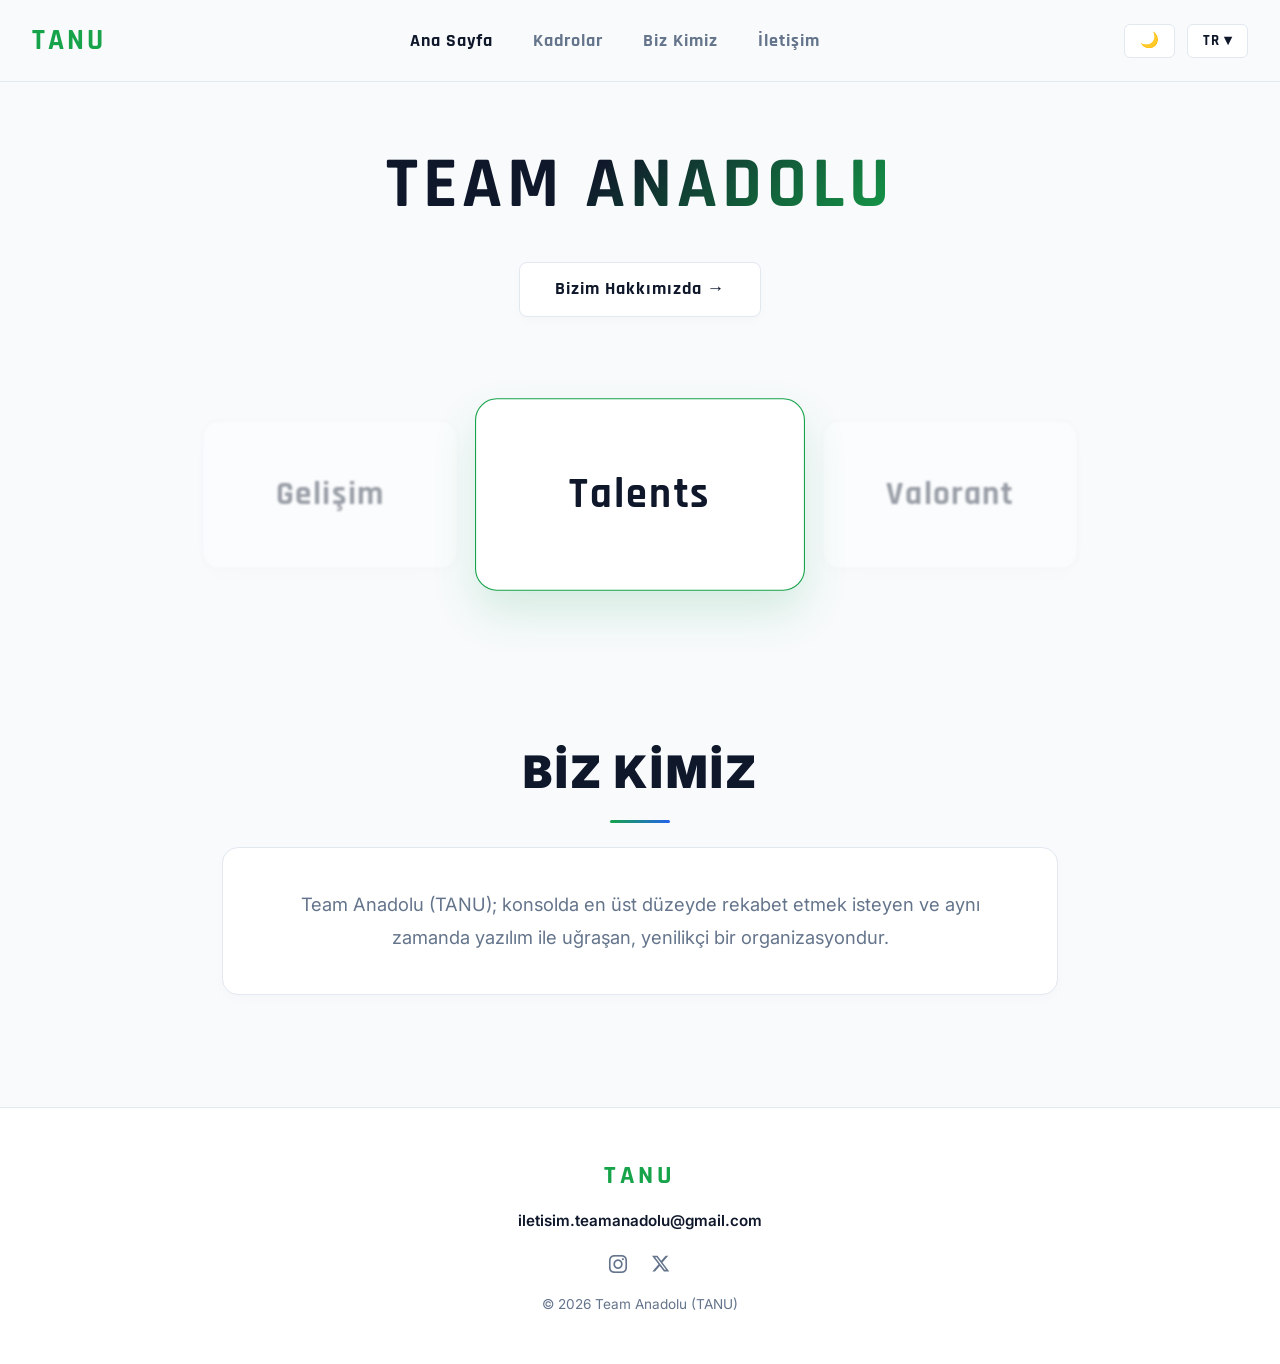
<file: index.html>
<!DOCTYPE html>
<html lang="tr" data-theme="light">
<head>
    <meta charset="UTF-8">
    <meta name="viewport" content="width=device-width, initial-scale=1.0">
    <title>Team Anadolu (TANU) | Esport</title>
    <!-- Beyaz Parlama (Flash) Önleme Scripti -->
    <script>
        const savedTheme = localStorage.getItem('tanu_theme') || 'light';
        document.documentElement.setAttribute('data-theme', savedTheme);
    </script>
    <!-- Google Fonts: Rajdhani & Inter -->
    <link rel="preconnect" href="https://fonts.googleapis.com">
    <link rel="preconnect" href="https://fonts.gstatic.com" crossorigin>
    <link href="https://fonts.googleapis.com/css2?family=Inter:wght@400;500;600&family=Rajdhani:wght@600;700;900&display=swap" rel="stylesheet">
    <!-- FontAwesome (Instagram Logosu İçin) -->
    <link rel="stylesheet" href="https://cdnjs.cloudflare.com/ajax/libs/font-awesome/6.4.0/css/all.min.css">
    <link rel="stylesheet" href="style.css">
</head>
<body>

    <!-- Üst Menü (Navbar) -->
    <header class="navbar">
        <div class="nav-container">
            <div class="logo">
                <span class="logo-text">TANU</span>
            </div>
            
            <nav class="nav-links">
                <a href="index.html" class="active" data-tr="Ana Sayfa" data-en="Home">Ana Sayfa</a>
                <a href="kadrolar.html" data-tr="Kadrolar" data-en="Rosters">Kadrolar</a>
                <a href="hakkimizda.html" data-tr="Biz Kimiz" data-en="About Us">Biz Kimiz</a>
                <a href="iletisim.html" data-tr="İletişim" data-en="Contact">İletişim</a>
            </nav>

            <!-- Sağ Üst Kontroller -->
            <div class="nav-controls">
                <button id="theme-toggle" class="control-btn" title="Tema Değiştir">🌙</button>
                
                <div class="lang-dropdown">
                    <button id="lang-btn" class="control-btn">TR ▾</button>
                    <div class="lang-menu" id="lang-menu">
                        <a href="#" data-lang="tr">Türkçe</a>
                        <a href="#" data-lang="en">English</a>
                    </div>
                </div>
            </div>
        </div>
    </header>

    <!-- Ana Sayfa (Hero Section & İnteraktif Kadro Slider) -->
    <section id="hero" class="hero-section">
        <div class="hero-container">
            <div class="hero-header">
                <h1 data-tr="TEAM ANADOLU" data-en="TEAM ANADOLU">TEAM ANADOLU</h1>
                <a href="hakkimizda.html" class="about-btn" data-tr="Bizim Hakkımızda" data-en="About Us">Bizim Hakkımızda →</a>
            </div>

            <!-- İnteraktif Kadro Slider Alanı -->
            <div class="roster-carousel">
                <div class="roster-card" onclick="handleCardClick(0)" data-index="0">
                    <h3 data-tr="Gelişim" data-en="Development">Gelişim</h3>
                </div>
                <div class="roster-card" onclick="handleCardClick(1)" data-index="1">
                    <h3 data-tr="Talents" data-en="Talents">Talents</h3>
                </div>
                <div class="roster-card" onclick="handleCardClick(2)" data-index="2">
                    <h3 data-tr="Valorant" data-en="Valorant">Valorant</h3>
                </div>
            </div>
        </div>
    </section>

    <!-- Biz Kimiz (About Us Section) -->
    <section id="about" class="about-section">
        <div class="container">
            <h2 data-tr="BİZ KİMİZ" data-en="ABOUT US">BİZ KİMİZ</h2>
            <p data-tr="Team Anadolu (TANU); konsolda en üst düzeyde rekabet etmek isteyen ve aynı zamanda yazılım ile uğraşan, yenilikçi bir organizasyondur." 
               data-en="Team Anadolu (TANU) is a disciplined and innovative organization that aims to compete at the highest level on console while also engaging in software development.">
                Team Anadolu (TANU); konsolda en üst düzeyde rekabet etmek isteyen ve aynı zamanda yazılım ile uğraşan, yenilikçi bir organizasyondur.
            </p>
        </div>
    </section>

    <!-- Footer (Alt Kısım) -->
    <footer>
        <div class="footer-content">
            <div class="footer-logo">TANU</div>
            <p class="footer-email">iletisim.teamanadolu@gmail.com</p>
            <div class="footer-socials">
                <a href="https://www.instagram.com/teamanadolu_/" target="_blank" class="social-icon" title="Instagram">
                    <i class="fab fa-instagram"></i>
                </a>
                <a href="https://x.com/TeamAnadolu_" target="_blank" class="svg-social-icon" title="X (Twitter)">
                    <svg viewBox="0 0 24 24" aria-hidden="true" width="18" height="18" fill="currentColor">
                        <path d="M18.244 2.25h3.308l-7.227 8.26 8.502 11.24H16.17l-5.214-6.817L4.99 21.75H1.68l7.73-8.835L1.254 2.25H8.08l4.713 6.231zm-1.161 17.52h1.833L7.084 4.126H5.117z"></path>
                    </svg>
                </a>
            </div>
            <p>&copy; 2026 Team Anadolu (TANU)</p>
        </div>
    </footer>

    <!-- Kalıcı Tema ve Dil Scripti -->
    <script>
        const htmlElement = document.documentElement;
        const themeToggle = document.getElementById('theme-toggle');
        const langBtn = document.getElementById('lang-btn');
        const langMenu = document.getElementById('lang-menu');

        // Hafızadaki tercihleri yükle
        const currentTheme = localStorage.getItem('tanu_theme') || 'light';
        const currentLang = localStorage.getItem('tanu_lang') || 'tr';

        htmlElement.setAttribute('data-theme', currentTheme);
        if (themeToggle) {
            themeToggle.textContent = currentTheme === 'dark' ? '☀️' : '🌙';
        }
        if (currentLang === 'en') {
            setLanguage('en');
        }

        // Tema Değiştirme
        if (themeToggle) {
            themeToggle.addEventListener('click', () => {
                const activeTheme = htmlElement.getAttribute('data-theme');
                const newTheme = activeTheme === 'light' ? 'dark' : 'light';
                
                htmlElement.setAttribute('data-theme', newTheme);
                themeToggle.textContent = newTheme === 'dark' ? '☀️' : '🌙';
                localStorage.setItem('tanu_theme', newTheme);
            });
        }

        // Dil Menüsü
        if (langBtn && langMenu) {
            langBtn.addEventListener('click', (e) => {
                e.stopPropagation();
                langMenu.style.display = langMenu.style.display === 'block' ? 'none' : 'block';
            });

            window.addEventListener('click', () => {
                langMenu.style.display = 'none';
            });

            document.querySelectorAll('.lang-menu a').forEach(link => {
                link.addEventListener('click', (e) => {
                    e.preventDefault();
                    const selectedLang = e.target.getAttribute('data-lang');
                    setLanguage(selectedLang);
                    localStorage.setItem('tanu_lang', selectedLang);
                });
            });
        }

        function setLanguage(lang) {
            if (langBtn) {
                langBtn.textContent = lang.toUpperCase() + ' ▾';
            }
            document.querySelectorAll('[data-tr]').forEach(el => {
                const text = el.getAttribute(`data-${lang}`);
                if (text) el.textContent = text;
            });
        }

        // Slider Mantığı
        const cards = document.querySelectorAll('.roster-card');
        let activeIndex = 1;

        function updateSlider() {
            cards.forEach((card) => {
                const cardIdx = parseInt(card.getAttribute('data-index'));
                card.classList.remove('active', 'left', 'right');

                if (cardIdx === activeIndex) {
                    card.classList.add('active');
                } else if ((cardIdx === (activeIndex - 1 + 3) % 3)) {
                    card.classList.add('left');
                } else {
                    card.classList.add('right');
                }
            });
        }

        function handleCardClick(clickedIndex) {
            if (clickedIndex === activeIndex) {
                window.location.href = 'kadrolar.html';
            } else {
                activeIndex = clickedIndex;
                updateSlider();
            }
        }

        updateSlider();
    </script>
</body>
</html>
</file>
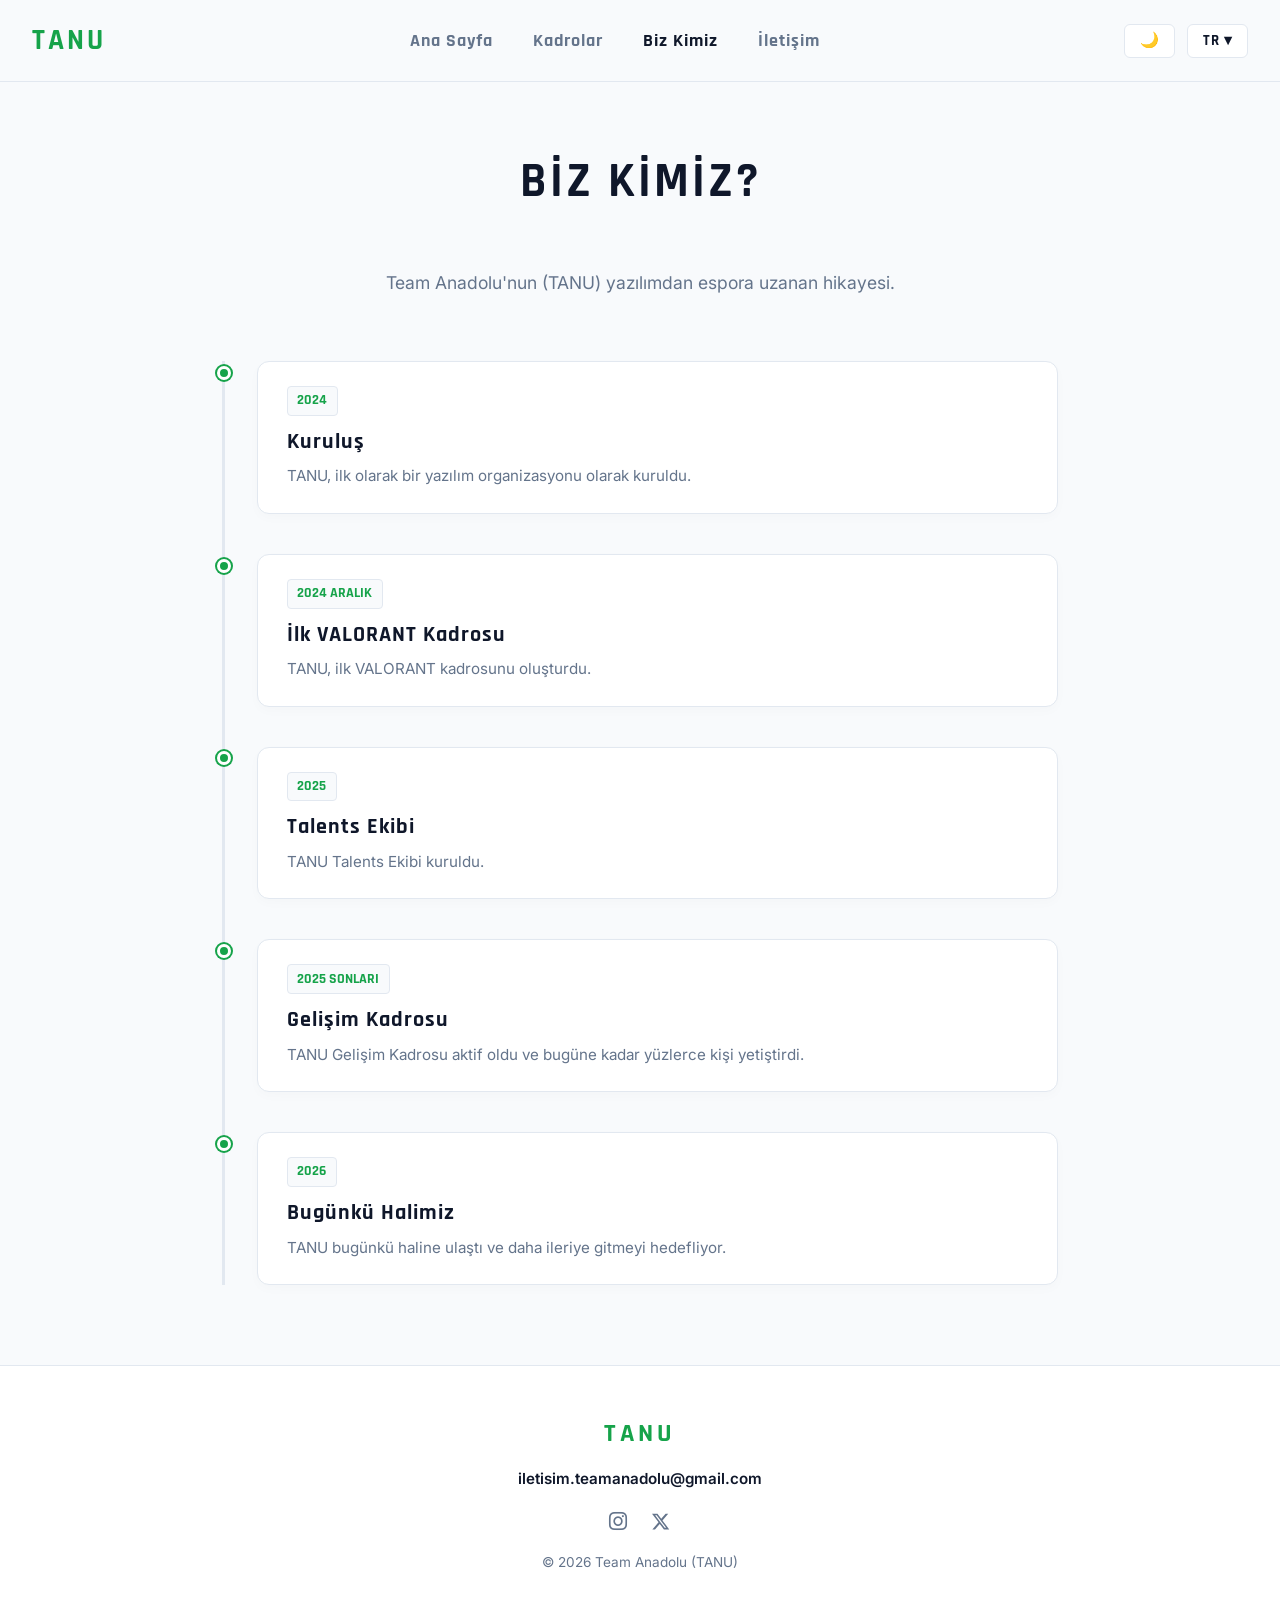
<file: hakkimizda.html>
<!DOCTYPE html>
<html lang="tr" data-theme="light">
<head>
    <meta charset="UTF-8">
    <meta name="viewport" content="width=device-width, initial-scale=1.0">
    <title>Team Anadolu (TANU) | Biz Kimiz</title>
    <!-- Beyaz Parlama (Flash) Önleme Scripti -->
    <script>
        const savedTheme = localStorage.getItem('tanu_theme') || 'light';
        document.documentElement.setAttribute('data-theme', savedTheme);
    </script>
    <!-- Google Fonts: Rajdhani & Inter -->
    <link rel="preconnect" href="https://fonts.googleapis.com">
    <link rel="preconnect" href="https://fonts.gstatic.com" crossorigin>
    <link href="https://fonts.googleapis.com/css2?family=Inter:wght@400;500;600&family=Rajdhani:wght@600;700;900&display=swap" rel="stylesheet">
    <!-- FontAwesome (Sosyal Medya Logoları İçin) -->
    <link rel="stylesheet" href="https://cdnjs.cloudflare.com/ajax/libs/font-awesome/6.4.0/css/all.min.css">
    <link rel="stylesheet" href="style.css">
</head>
<body>

    <!-- Üst Menü (Navbar) -->
    <header class="navbar">
        <div class="nav-container">
            <div class="logo">
                <span class="logo-text">TANU</span>
            </div>
            
            <nav class="nav-links">
                <a href="index.html" data-tr="Ana Sayfa" data-en="Home">Ana Sayfa</a>
                <a href="kadrolar.html" data-tr="Kadrolar" data-en="Rosters">Kadrolar</a>
                <a href="hakkimizda.html" class="active" data-tr="Biz Kimiz" data-en="About Us">Biz Kimiz</a>
                <a href="iletisim.html" data-tr="İletişim" data-en="Contact">İletişim</a>
            </nav>

            <!-- Sağ Üst Kontroller -->
            <div class="nav-controls">
                <button id="theme-toggle" class="control-btn" title="Tema Değiştir">🌙</button>
                
                <div class="lang-dropdown">
                    <button id="lang-btn" class="control-btn">TR ▾</button>
                    <div class="lang-menu" id="lang-menu">
                        <a href="#" data-lang="tr">Türkçe</a>
                        <a href="#" data-lang="en">English</a>
                    </div>
                </div>
            </div>
        </div>
    </header>

    <!-- Hakkımızda (Biz Kimiz) Ana İçerik Alanı -->
    <main class="about-page">
        <div class="container">
            <h1 class="page-title" data-tr="BİZ KİMİZ?" data-en="ABOUT US">BİZ KİMİZ?</h1>
            <p class="about-subtitle" data-tr="Team Anadolu'nun (TANU) yazılımdan espora uzanan hikayesi." data-en="The story of Team Anadolu (TANU) from software to esports.">Team Anadolu'nun (TANU) yazılımdan espora uzanan hikayesi.</p>

            <!-- Kronolojik Zaman Tüneli -->
            <div class="timeline-container">
                
                <!-- 2024 -->
                <div class="timeline-item">
                    <div class="timeline-dot"></div>
                    <div class="timeline-content">
                        <span class="timeline-year">2024</span>
                        <h3 data-tr="Kuruluş" data-en="Foundation">Kuruluş</h3>
                        <p data-tr="TANU, ilk olarak bir yazılım organizasyonu olarak kuruldu." data-en="TANU was originally established as a software organization.">TANU, ilk olarak bir yazılım organizasyonu olarak kuruldu.</p>
                    </div>
                </div>

                <!-- 2024 Aralık -->
                <div class="timeline-item">
                    <div class="timeline-dot"></div>
                    <div class="timeline-content">
                        <span class="timeline-year">2024 Aralık</span>
                        <h3 data-tr="İlk VALORANT Kadrosu" data-en="First VALORANT Roster">İlk VALORANT Kadrosu</h3>
                        <p data-tr="TANU, ilk VALORANT kadrosunu oluşturdu." data-en="TANU formed its first VALORANT roster.">TANU, ilk VALORANT kadrosunu oluşturdu.</p>
                    </div>
                </div>

                <!-- 2025 -->
                <div class="timeline-item">
                    <div class="timeline-dot"></div>
                    <div class="timeline-content">
                        <span class="timeline-year">2025</span>
                        <h3 data-tr="Talents Ekibi" data-en="Talents Team">Talents Ekibi</h3>
                        <p data-tr="TANU Talents Ekibi kuruldu." data-en="The TANU Talents team was established.">TANU Talents Ekibi kuruldu.</p>
                    </div>
                </div>

                <!-- 2025 Sonları -->
                <div class="timeline-item">
                    <div class="timeline-dot"></div>
                    <div class="timeline-content">
                        <span class="timeline-year">2025 Sonları</span>
                        <h3 data-tr="Gelişim Kadrosu" data-en="Development Roster">Gelişim Kadrosu</h3>
                        <p data-tr="TANU Gelişim Kadrosu aktif oldu ve bugüne kadar yüzlerce kişi yetiştirdi." data-en="The TANU Development roster became active and has trained hundreds of people to date.">TANU Gelişim Kadrosu aktif oldu ve bugüne kadar yüzlerce kişi yetiştirdi.</p>
                    </div>
                </div>

                <!-- 2026 -->
                <div class="timeline-item">
                    <div class="timeline-dot"></div>
                    <div class="timeline-content">
                        <span class="timeline-year">2026</span>
                        <h3 data-tr="Bugünkü Halimiz" data-en="Our Current State">Bugünkü Halimiz</h3>
                        <p data-tr="TANU bugünkü haline ulaştı ve daha ileriye gitmeyi hedefliyor." data-en="TANU has reached its current state and aims to go even further.">TANU bugünkü haline ulaştı ve daha ileriye gitmeyi hedefliyor.</p>
                    </div>
                </div>

            </div>

        </div>
    </main>

    <!-- Footer -->
    <footer>
        <div class="footer-content">
            <div class="footer-logo">TANU</div>
            <p class="footer-email">iletisim.teamanadolu@gmail.com</p>
            <div class="footer-socials">
                <a href="https://www.instagram.com/teamanadolu_/" target="_blank" class="social-icon" title="Instagram">
                    <i class="fab fa-instagram"></i>
                </a>
                <a href="https://x.com/TeamAnadolu_" target="_blank" class="svg-social-icon" title="X (Twitter)">
                    <svg viewBox="0 0 24 24" aria-hidden="true" width="18" height="18" fill="currentColor">
                        <path d="M18.244 2.25h3.308l-7.227 8.26 8.502 11.24H16.17l-5.214-6.817L4.99 21.75H1.68l7.73-8.835L1.254 2.25H8.08l4.713 6.231zm-1.161 17.52h1.833L7.084 4.126H5.117z"></path>
                    </svg>
                </a>
            </div>
            <p>&copy; 2026 Team Anadolu (TANU)</p>
        </div>
    </footer>

    <!-- Kalıcı Tema ve Dil Scripti -->
    <script>
        const htmlElement = document.documentElement;
        const themeToggle = document.getElementById('theme-toggle');
        const langBtn = document.getElementById('lang-btn');
        const langMenu = document.getElementById('lang-menu');

        const currentTheme = localStorage.getItem('tanu_theme') || 'light';
        const currentLang = localStorage.getItem('tanu_lang') || 'tr';

        htmlElement.setAttribute('data-theme', currentTheme);
        if (themeToggle) {
            themeToggle.textContent = currentTheme === 'dark' ? '☀️' : '🌙';
        }
        if (currentLang === 'en') {
            setLanguage('en');
        }

        if (themeToggle) {
            themeToggle.addEventListener('click', () => {
                const activeTheme = htmlElement.getAttribute('data-theme');
                const newTheme = activeTheme === 'light' ? 'dark' : 'light';
                
                htmlElement.setAttribute('data-theme', newTheme);
                themeToggle.textContent = newTheme === 'dark' ? '☀️' : '🌙';
                localStorage.setItem('tanu_theme', newTheme);
            });
        }

        if (langBtn && langMenu) {
            langBtn.addEventListener('click', (e) => {
                e.stopPropagation();
                langMenu.style.display = langMenu.style.display === 'block' ? 'none' : 'block';
            });

            window.addEventListener('click', () => {
                langMenu.style.display = 'none';
            });

            document.querySelectorAll('.lang-menu a').forEach(link => {
                link.addEventListener('click', (e) => {
                    e.preventDefault();
                    const selectedLang = e.target.getAttribute('data-lang');
                    setLanguage(selectedLang);
                    localStorage.setItem('tanu_lang', selectedLang);
                });
            });
        }

        function setLanguage(lang) {
            if (langBtn) {
                langBtn.textContent = lang.toUpperCase() + ' ▾';
            }
            document.querySelectorAll('[data-tr]').forEach(el => {
                const text = el.getAttribute(`data-${lang}`);
                if (text) el.textContent = text;
            });
        }
    </script>
</body>
</html>
</file>
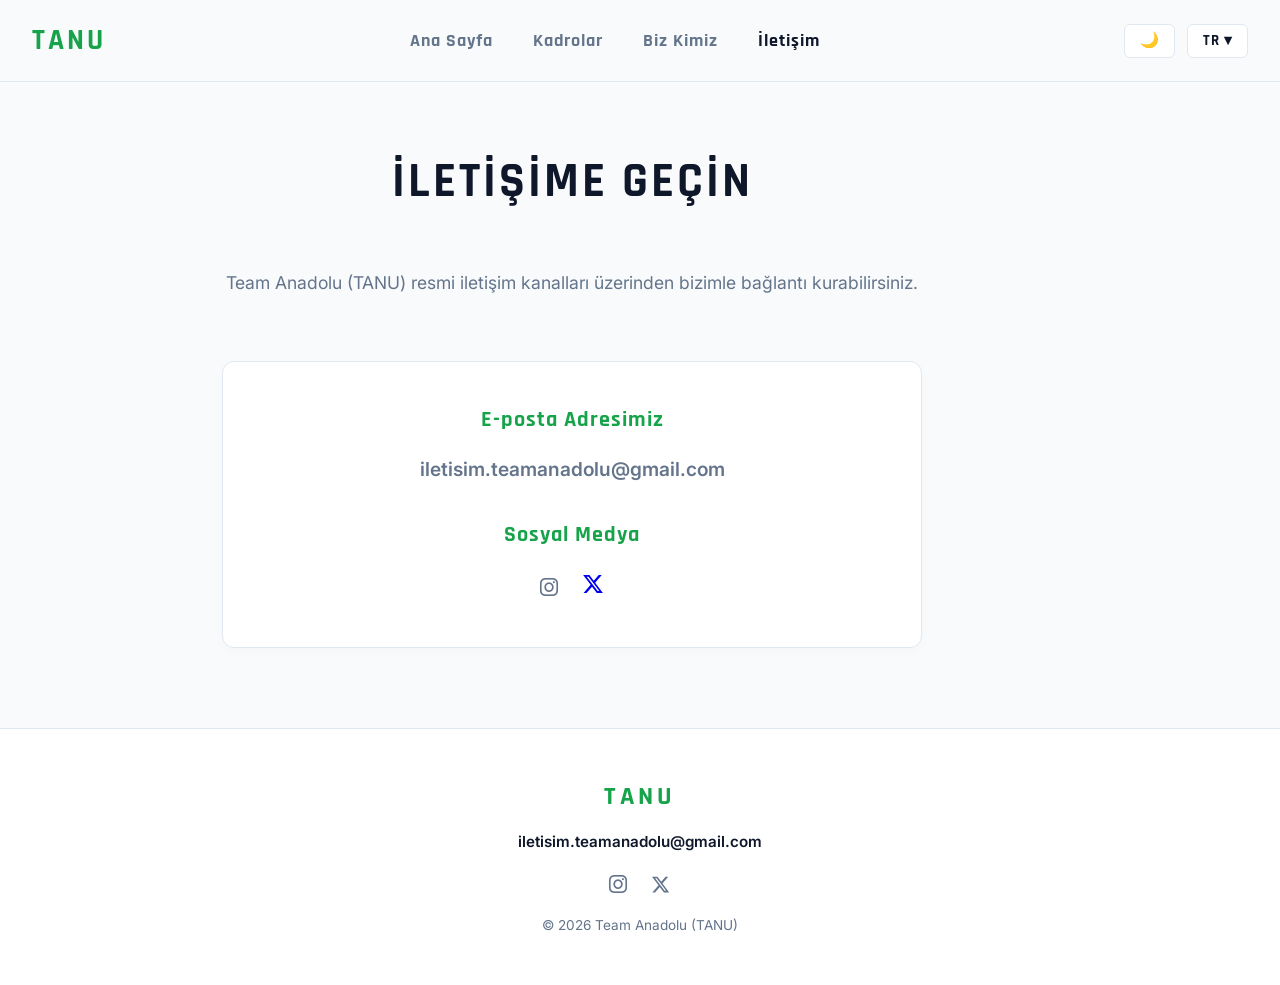
<file: iletisim.html>
<!DOCTYPE html>
<html lang="tr" data-theme="light">
<head>
    <meta charset="UTF-8">
    <meta name="viewport" content="width=device-width, initial-scale=1.0">
    <title>Team Anadolu (TANU) | İletişim</title>
    <!-- Beyaz Parlama (Flash) Önleme Scripti -->
    <script>
        const savedTheme = localStorage.getItem('tanu_theme') || 'light';
        document.documentElement.setAttribute('data-theme', savedTheme);
    </script>
    <!-- Google Fonts: Rajdhani & Inter -->
    <link rel="preconnect" href="https://fonts.googleapis.com">
    <link rel="preconnect" href="https://fonts.gstatic.com" crossorigin>
    <link href="https://fonts.googleapis.com/css2?family=Inter:wght@400;500;600&family=Rajdhani:wght@600;700;900&display=swap" rel="stylesheet">
    <!-- FontAwesome & Sosyal Medya -->
    <link rel="stylesheet" href="https://cdnjs.cloudflare.com/ajax/libs/font-awesome/6.4.0/css/all.min.css">
    <link rel="stylesheet" href="style.css">
</head>
<body>

    <!-- Üst Menü (Navbar) -->
    <header class="navbar">
        <div class="nav-container">
            <div class="logo">
                <span class="logo-text">TANU</span>
            </div>
            
            <nav class="nav-links">
                <a href="index.html" data-tr="Ana Sayfa" data-en="Home">Ana Sayfa</a>
                <a href="kadrolar.html" data-tr="Kadrolar" data-en="Rosters">Kadrolar</a>
                <a href="hakkimizda.html" data-tr="Biz Kimiz" data-en="About Us">Biz Kimiz</a>
                <a href="iletisim.html" class="active" data-tr="İletişim" data-en="Contact">İletişim</a>
            </nav>

            <!-- Sağ Üst Kontroller -->
            <div class="nav-controls">
                <button id="theme-toggle" class="control-btn" title="Tema Değiştir">🌙</button>
                
                <div class="lang-dropdown">
                    <button id="lang-btn" class="control-btn">TR ▾</button>
                    <div class="lang-menu" id="lang-menu">
                        <a href="#" data-lang="tr">Türkçe</a>
                        <a href="#" data-lang="en">English</a>
                    </div>
                </div>
            </div>
        </div>
    </header>

    <!-- İletişim Ana İçerik Alanı -->
    <main class="about-page">
        <div class="container" style="max-width: 700px; text-align: center;">
            <h1 class="page-title" data-tr="İLETİŞİME GEÇİN" data-en="GET IN TOUCH">İLETİŞİME GEÇİN</h1>
            <p class="about-subtitle" data-tr="Team Anadolu (TANU) resmi iletişim kanalları üzerinden bizimle bağlantı kurabilirsiniz." data-en="You can contact us via Team Anadolu (TANU) official communication channels.">Team Anadolu (TANU) resmi iletişim kanalları üzerinden bizimle bağlantı kurabilirsiniz.</p>

            <div class="timeline-content" style="padding: 2.5rem; margin-top: 2rem;">
                <h3 style="margin-bottom: 1rem; color: var(--accent-green);" data-tr="E-posta Adresimiz" data-en="Our Email Address">E-posta Adresimiz</h3>
                <p style="font-size: 1.2rem; font-weight: 600; margin-bottom: 2rem;">iletisim.teamanadolu@gmail.com</p>

                <h3 style="margin-bottom: 1rem; color: var(--accent-green);" data-tr="Sosyal Medya" data-en="Social Media">Sosyal Medya</h3>
                <div style="display: flex; justify-content: center; gap: 1.5rem; font-size: 1.5rem;">
                    <a href="https://www.instagram.com/teamanadolu_/" target="_blank" class="social-icon" title="Instagram"><i class="fab fa-instagram"></i></a>
                    <a href="https://x.com/TeamAnadolu_" target="_blank" class="svg-social-icon" title="X (Twitter)">
                        <svg viewBox="0 0 24 24" aria-hidden="true" width="22" height="22" fill="currentColor">
                            <path d="M18.244 2.25h3.308l-7.227 8.26 8.502 11.24H16.17l-5.214-6.817L4.99 21.75H1.68l7.73-8.835L1.254 2.25H8.08l4.713 6.231zm-1.161 17.52h1.833L7.084 4.126H5.117z"></path>
                        </svg>
                    </a>
                </div>
            </div>
        </div>
    </main>

    <!-- Footer -->
    <footer>
        <div class="footer-content">
            <div class="footer-logo">TANU</div>
            <p class="footer-email">iletisim.teamanadolu@gmail.com</p>
            <div class="footer-socials">
                <a href="https://www.instagram.com/teamanadolu_/" target="_blank" class="social-icon" title="Instagram">
                    <i class="fab fa-instagram"></i>
                </a>
                <a href="https://x.com/TeamAnadolu_" target="_blank" class="svg-social-icon" title="X (Twitter)">
                    <svg viewBox="0 0 24 24" aria-hidden="true" width="18" height="18" fill="currentColor">
                        <path d="M18.244 2.25h3.308l-7.227 8.26 8.502 11.24H16.17l-5.214-6.817L4.99 21.75H1.68l7.73-8.835L1.254 2.25H8.08l4.713 6.231zm-1.161 17.52h1.833L7.084 4.126H5.117z"></path>
                    </svg>
                </a>
            </div>
            <p>&copy; 2026 Team Anadolu (TANU)</p>
        </div>
    </footer>

    <!-- Kalıcı Tema ve Dil Scripti -->
    <script>
        const htmlElement = document.documentElement;
        const themeToggle = document.getElementById('theme-toggle');
        const langBtn = document.getElementById('lang-btn');
        const langMenu = document.getElementById('lang-menu');

        const currentTheme = localStorage.getItem('tanu_theme') || 'light';
        const currentLang = localStorage.getItem('tanu_lang') || 'tr';

        htmlElement.setAttribute('data-theme', currentTheme);
        if (themeToggle) {
            themeToggle.textContent = currentTheme === 'dark' ? '☀️' : '🌙';
        }
        if (currentLang === 'en') {
            setLanguage('en');
        }

        if (themeToggle) {
            themeToggle.addEventListener('click', () => {
                const activeTheme = htmlElement.getAttribute('data-theme');
                const newTheme = activeTheme === 'light' ? 'dark' : 'light';
                
                htmlElement.setAttribute('data-theme', newTheme);
                themeToggle.textContent = newTheme === 'dark' ? '☀️' : '🌙';
                localStorage.setItem('tanu_theme', newTheme);
            });
        }

        if (langBtn && langMenu) {
            langBtn.addEventListener('click', (e) => {
                e.stopPropagation();
                langMenu.style.display = langMenu.style.display === 'block' ? 'none' : 'block';
            });

            window.addEventListener('click', () => {
                langMenu.style.display = 'none';
            });

            document.querySelectorAll('.lang-menu a').forEach(link => {
                link.addEventListener('click', (e) => {
                    e.preventDefault();
                    const selectedLang = e.target.getAttribute('data-lang');
                    setLanguage(selectedLang);
                    localStorage.setItem('tanu_lang', selectedLang);
                });
            });
        }

        function setLanguage(lang) {
            if (langBtn) {
                langBtn.textContent = lang.toUpperCase() + ' ▾';
            }
            document.querySelectorAll('[data-tr]').forEach(el => {
                const text = el.getAttribute(`data-${lang}`);
                if (text) el.textContent = text;
            });
        }
    </script>
</body>
</html>
</file>
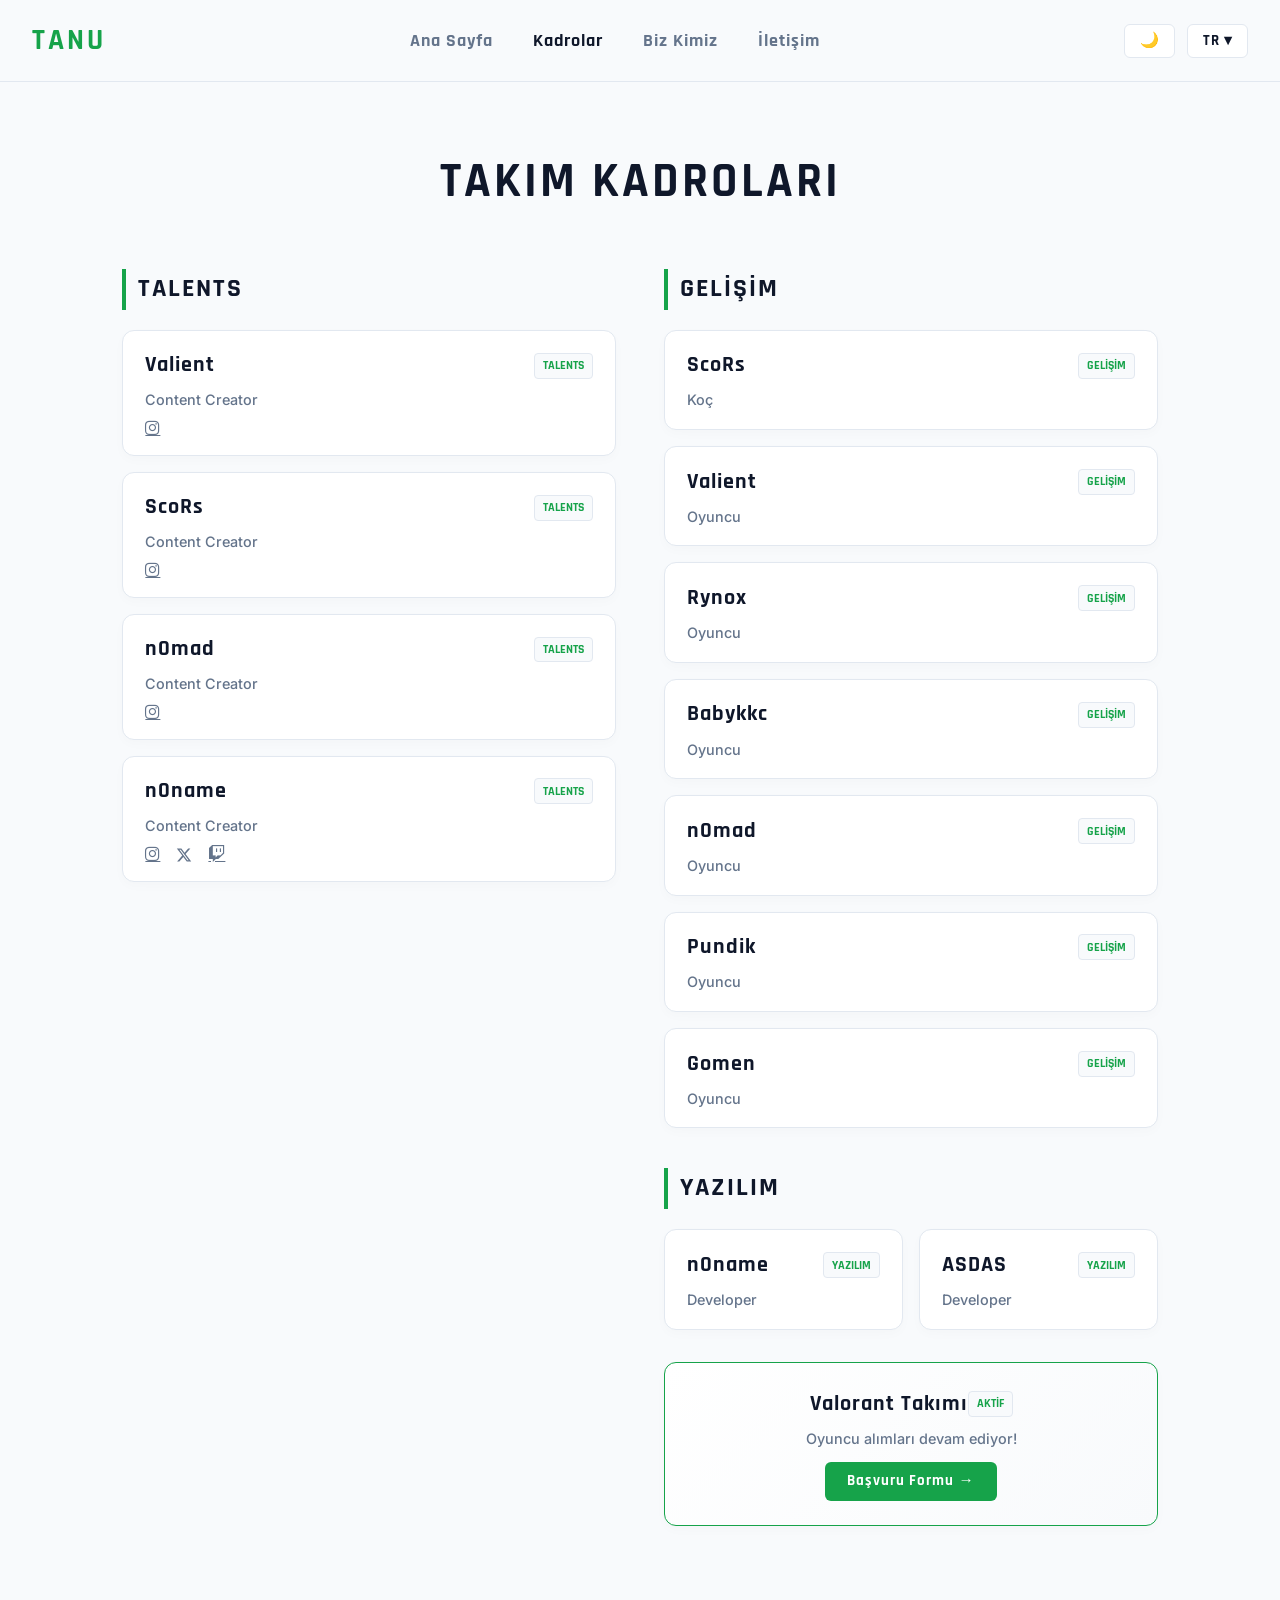
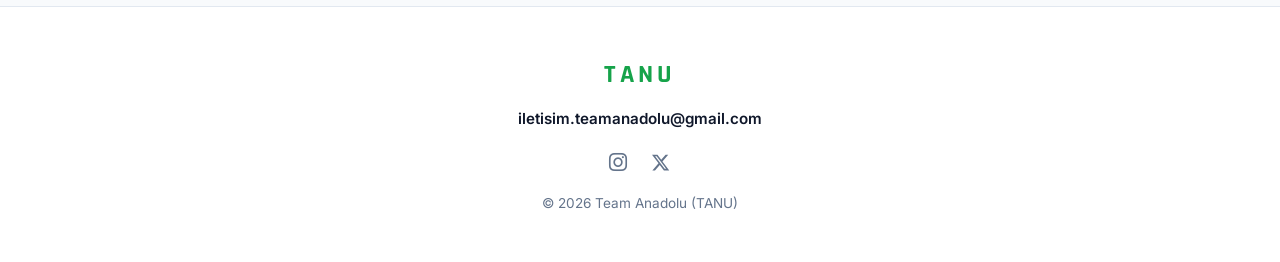
<file: kadrolar.html>
<!DOCTYPE html>
<html lang="tr" data-theme="light">
<head>
    <meta charset="UTF-8">
    <meta name="viewport" content="width=device-width, initial-scale=1.0">
    <title>Team Anadolu (TANU) | Kadrolar</title>
    <!-- Beyaz Parlama (Flash) Önleme Scripti -->
    <script>
        const savedTheme = localStorage.getItem('tanu_theme') || 'light';
        document.documentElement.setAttribute('data-theme', savedTheme);
    </script>
    <!-- Google Fonts: Rajdhani & Inter -->
    <link rel="preconnect" href="https://fonts.googleapis.com">
    <link rel="preconnect" href="https://fonts.gstatic.com" crossorigin>
    <link href="https://fonts.googleapis.com/css2?family=Inter:wght@400;500;600&family=Rajdhani:wght@600;700;900&display=swap" rel="stylesheet">
    <!-- FontAwesome (Sosyal Medya Logoları İçin) -->
    <link rel="stylesheet" href="https://cdnjs.cloudflare.com/ajax/libs/font-awesome/6.4.0/css/all.min.css">
    <link rel="stylesheet" href="style.css">
</head>
<body>

    <!-- Üst Menü (Navbar) -->
    <header class="navbar">
        <div class="nav-container">
            <div class="logo">
                <span class="logo-text">TANU</span>
            </div>
            
            <nav class="nav-links">
                <a href="index.html" data-tr="Ana Sayfa" data-en="Home">Ana Sayfa</a>
                <a href="kadrolar.html" class="active" data-tr="Kadrolar" data-en="Rosters">Kadrolar</a>
                <a href="hakkimizda.html" data-tr="Biz Kimiz" data-en="About Us">Biz Kimiz</a>
                <a href="iletisim.html" data-tr="İletişim" data-en="Contact">İletişim</a>
            </nav>

            <!-- Sağ Üst Kontroller -->
            <div class="nav-controls">
                <button id="theme-toggle" class="control-btn" title="Tema Değiştir">🌙</button>
                
                <div class="lang-dropdown">
                    <button id="lang-btn" class="control-btn">TR ▾</button>
                    <div class="lang-menu" id="lang-menu">
                        <a href="#" data-lang="tr">Türkçe</a>
                        <a href="#" data-lang="en">English</a>
                    </div>
                </div>
            </div>
        </div>
    </header>

    <!-- Kadrolar Ana İçerik Alanı -->
    <main class="rosters-page">
        <div class="container">
            <h1 class="page-title" data-tr="TAKIM KADROLARI" data-en="TEAM ROSTERS">TAKIM KADROLARI</h1>

            <!-- Çift Sütunlu Bağımsız Kart Yapısı -->
            <div class="rosters-grid-layout">
                
                <!-- Sol Sütun: Talents -->
                <div class="roster-column">
                    <h2 class="section-sub-heading" data-tr="Talents" data-en="Talents">Talents</h2>
                    
                    <!-- Valient -->
                    <div class="member-card">
                        <div class="member-info">
                            <h3>Valient</h3>
                            <span class="member-tag" data-tr="Talents" data-en="Talents">Talents</span>
                        </div>
                        <p class="member-role" data-tr="Content Creator" data-en="Content Creator">Content Creator</p>
                        <div class="member-socials">
                            <a href="https://www.instagram.com/teamanadolu_/" target="_blank"><i class="fab fa-instagram"></i></a>
                        </div>
                    </div>

                    <!-- ScoRs -->
                    <div class="member-card">
                        <div class="member-info">
                            <h3>ScoRs</h3>
                            <span class="member-tag" data-tr="Talents" data-en="Talents">Talents</span>
                        </div>
                        <p class="member-role" data-tr="Content Creator" data-en="Content Creator">Content Creator</p>
                        <div class="member-socials">
                            <a href="https://www.instagram.com/teamanadolu_/" target="_blank"><i class="fab fa-instagram"></i></a>
                        </div>
                    </div>

                    <!-- n0mad -->
                    <div class="member-card">
                        <div class="member-info">
                            <h3>n0mad</h3>
                            <span class="member-tag" data-tr="Talents" data-en="Talents">Talents</span>
                        </div>
                        <p class="member-role" data-tr="Content Creator" data-en="Content Creator">Content Creator</p>
                        <div class="member-socials">
                            <a href="https://www.instagram.com/teamanadolu_/" target="_blank"><i class="fab fa-instagram"></i></a>
                        </div>
                    </div>

                    <!-- n0name -->
                    <div class="member-card">
                        <div class="member-info">
                            <h3>n0name</h3>
                            <span class="member-tag" data-tr="Talents" data-en="Talents">Talents</span>
                        </div>
                        <p class="member-role" data-tr="Content Creator" data-en="Content Creator">Content Creator</p>
                        <div class="member-socials">
                            <a href="https://www.instagram.com/teamanadolu_/" target="_blank"><i class="fab fa-instagram"></i></a>
                            <a href="https://x.com/n0name_vlr" target="_blank" title="X" class="svg-social-icon">
                                <svg viewBox="0 0 24 24" aria-hidden="true" width="16" height="16" fill="currentColor">
                                    <path d="M18.244 2.25h3.308l-7.227 8.26 8.502 11.24H16.17l-5.214-6.817L4.99 21.75H1.68l7.73-8.835L1.254 2.25H8.08l4.713 6.231zm-1.161 17.52h1.833L7.084 4.126H5.117z"></path>
                                </svg>
                            </a>
                            <a href="https://www.twitch.tv/n0name_vlr" target="_blank"><i class="fab fa-twitch"></i></a>
                        </div>
                    </div>
                </div>

                <!-- Sağ Sütun: Gelişim, Yazılım ve Valorant Başvuru -->
                <div class="roster-column">
                    
                    <!-- Gelişim Bölümü -->
                    <h2 class="section-sub-heading" data-tr="Gelişim" data-en="Development">Gelişim</h2>

                    <!-- ScoRs (Koç) -->
                    <div class="member-card">
                        <div class="member-info">
                            <h3>ScoRs</h3>
                            <span class="member-tag" data-tr="Gelişim" data-en="Development">Gelişim</span>
                        </div>
                        <p class="member-role" data-tr="Koç" data-en="Coach">Koç</p>
                    </div>

                    <!-- Valient -->
                    <div class="member-card">
                        <div class="member-info">
                            <h3>Valient</h3>
                            <span class="member-tag" data-tr="Gelişim" data-en="Development">Gelişim</span>
                        </div>
                        <p class="member-role" data-tr="Oyuncu" data-en="Player">Oyuncu</p>
                    </div>

                    <!-- Rynox -->
                    <div class="member-card">
                        <div class="member-info">
                            <h3>Rynox</h3>
                            <span class="member-tag" data-tr="Gelişim" data-en="Development">Gelişim</span>
                        </div>
                        <p class="member-role" data-tr="Oyuncu" data-en="Player">Oyuncu</p>
                    </div>

                    <!-- Babykkc -->
                    <div class="member-card">
                        <div class="member-info">
                            <h3>Babykkc</h3>
                            <span class="member-tag" data-tr="Gelişim" data-en="Development">Gelişim</span>
                        </div>
                        <p class="member-role" data-tr="Oyuncu" data-en="Player">Oyuncu</p>
                    </div>

                    <!-- n0mad -->
                    <div class="member-card">
                        <div class="member-info">
                            <h3>n0mad</h3>
                            <span class="member-tag" data-tr="Gelişim" data-en="Development">Gelişim</span>
                        </div>
                        <p class="member-role" data-tr="Oyuncu" data-en="Player">Oyuncu</p>
                    </div>

                    <!-- Pundik -->
                    <div class="member-card">
                        <div class="member-info">
                            <h3>Pundik</h3>
                            <span class="member-tag" data-tr="Gelişim" data-en="Development">Gelişim</span>
                        </div>
                        <p class="member-role" data-tr="Oyuncu" data-en="Player">Oyuncu</p>
                    </div>

                    <!-- Gomen -->
                    <div class="member-card">
                        <div class="member-info">
                            <h3>Gomen</h3>
                            <span class="member-tag" data-tr="Gelişim" data-en="Development">Gelişim</span>
                        </div>
                        <p class="member-role" data-tr="Oyuncu" data-en="Player">Oyuncu</p>
                    </div>

                    <!-- Yazılım Bölümü -->
                    <h2 class="section-sub-heading" style="margin-top: 1.5rem;" data-tr="Yazılım" data-en="Software">Yazılım</h2>
                    
                    <div class="software-row">
                        <!-- n0name -->
                        <div class="member-card software-card">
                            <div class="member-info">
                                <h3>n0name</h3>
                                <span class="member-tag" data-tr="Yazılım" data-en="Software">Yazılım</span>
                            </div>
                            <p class="member-role" data-tr="Developer" data-en="Developer">Developer</p>
                        </div>

                        <!-- ASDAS -->
                        <div class="member-card software-card">
                            <div class="member-info">
                                <h3>ASDAS</h3>
                                <span class="member-tag" data-tr="Yazılım" data-en="Software">Yazılım</span>
                            </div>
                            <p class="member-role" data-tr="Developer" data-en="Developer">Developer</p>
                        </div>
                    </div>

                    <!-- Valorant Takımı Başvuru Kartı -->
                    <div class="member-card recruitment-card" style="margin-top: 1rem;">
                        <div class="member-info">
                            <h3 data-tr="Valorant Takımı" data-en="Valorant Team">Valorant Takımı</h3>
                            <span class="member-tag" data-tr="Aktif" data-en="Active">Aktif</span>
                        </div>
                        <p class="member-role" data-tr="Oyuncu alımları devam ediyor!" data-en="Player recruitment is ongoing!">Oyuncu alımları devam ediyor!</p>
                        <a href="https://docs.google.com/forms/d/e/1FAIpQLScHS2tJCH_Fv9PE39IuQd4fcLVHvRbhFq38fPBQPgqcYipY4w/viewform?usp=sharing&ouid=117029608807832574812" target="_blank" class="apply-btn" data-tr="Başvuru Formu" data-en="Application Form">Başvuru Formu →</a>
                    </div>

                </div>

            </div>

        </div>
    </main>

    <!-- Footer -->
    <footer>
        <div class="footer-content">
            <div class="footer-logo">TANU</div>
            <p class="footer-email">iletisim.teamanadolu@gmail.com</p>
            <div class="footer-socials">
                <a href="https://www.instagram.com/teamanadolu_/" target="_blank" class="social-icon" title="Instagram">
                    <i class="fab fa-instagram"></i>
                </a>
                <a href="https://x.com/TeamAnadolu_" target="_blank" class="svg-social-icon" title="X (Twitter)">
                    <svg viewBox="0 0 24 24" aria-hidden="true" width="18" height="18" fill="currentColor">
                        <path d="M18.244 2.25h3.308l-7.227 8.26 8.502 11.24H16.17l-5.214-6.817L4.99 21.75H1.68l7.73-8.835L1.254 2.25H8.08l4.713 6.231zm-1.161 17.52h1.833L7.084 4.126H5.117z"></path>
                    </svg>
                </a>
            </div>
            <p>&copy; 2026 Team Anadolu (TANU)</p>
        </div>
    </footer>

    <!-- Kalıcı Tema ve Dil Scripti -->
    <script>
        const htmlElement = document.documentElement;
        const themeToggle = document.getElementById('theme-toggle');
        const langBtn = document.getElementById('lang-btn');
        const langMenu = document.getElementById('lang-menu');

        const currentTheme = localStorage.getItem('tanu_theme') || 'light';
        const currentLang = localStorage.getItem('tanu_lang') || 'tr';

        htmlElement.setAttribute('data-theme', currentTheme);
        if (themeToggle) {
            themeToggle.textContent = currentTheme === 'dark' ? '☀️' : '🌙';
        }
        if (currentLang === 'en') {
            setLanguage('en');
        }

        if (themeToggle) {
            themeToggle.addEventListener('click', () => {
                const activeTheme = htmlElement.getAttribute('data-theme');
                const newTheme = activeTheme === 'light' ? 'dark' : 'light';
                
                htmlElement.setAttribute('data-theme', newTheme);
                themeToggle.textContent = newTheme === 'dark' ? '☀️' : '🌙';
                localStorage.setItem('tanu_theme', newTheme);
            });
        }

        if (langBtn && langMenu) {
            langBtn.addEventListener('click', (e) => {
                e.stopPropagation();
                langMenu.style.display = langMenu.style.display === 'block' ? 'none' : 'block';
            });

            window.addEventListener('click', () => {
                langMenu.style.display = 'none';
            });

            document.querySelectorAll('.lang-menu a').forEach(link => {
                link.addEventListener('click', (e) => {
                    e.preventDefault();
                    const selectedLang = e.target.getAttribute('data-lang');
                    setLanguage(selectedLang);
                    localStorage.setItem('tanu_lang', selectedLang);
                });
            });
        }

        function setLanguage(lang) {
            if (langBtn) {
                langBtn.textContent = lang.toUpperCase() + ' ▾';
            }
            document.querySelectorAll('[data-tr]').forEach(el => {
                const text = el.getAttribute(`data-${lang}`);
                if (text) el.textContent = text;
            });
        }
    </script>
</body>
</html>
</file>
<file: style.css>
/* --- Renk Paleti --- */
:root {
    --bg-color: #f8fafc;
    --surface-color: #ffffff;
    --border-color: #e2e8f0;
    --text-main: #0f172a;
    --text-muted: #64748b;
    --accent-green: #16a34a;
    --accent-red: #dc2626;
    --accent-blue: #2563eb;
}

[data-theme="dark"] {
    --bg-color: #111318;       
    --surface-color: #1a1d24;  
    --border-color: #2a2f3d;
    --text-main: #ffffff;
    --text-muted: #a3a3a3;
    --accent-green: #22c55e;
    --accent-red: #ef4444;
    --accent-blue: #3b82f6;
}

/* --- Genel Reset & Fontlar --- */
* {
    margin: 0;
    padding: 0;
    box-sizing: border-box;
    transition: background-color 0.3s ease, color 0.3s ease, border-color 0.3s ease, transform 0.3s ease;
}

body {
    background-color: var(--bg-color);
    color: var(--text-main);
    font-family: 'Inter', sans-serif;
    line-height: 1.6;
}

h1, .logo-text, .footer-logo, .control-btn, .category-heading, .section-sub-heading {
    font-family: 'Rajdhani', sans-serif;
    text-transform: uppercase;
}

/* --- Üst Menü (Navbar) --- */
.navbar {
    position: fixed;
    top: 0;
    left: 0;
    width: 100%;
    background-color: var(--bg-color);
    backdrop-filter: blur(12px);
    border-bottom: 1px solid var(--border-color);
    z-index: 1000;
}

.nav-container {
    max-width: 1400px;
    margin: 0 auto;
    padding: 1.1rem 2rem;
    display: flex;
    justify-content: space-between;
    align-items: center;
}

.logo-text {
    font-size: 1.8rem;
    font-weight: 900;
    letter-spacing: 3px;
    color: var(--accent-green);
}

.nav-links {
    display: flex;
    gap: 2.5rem;
}

.nav-links a {
    font-family: 'Rajdhani', sans-serif;
    color: var(--text-muted);
    text-decoration: none;
    font-weight: 700;
    font-size: 1.1rem;
    letter-spacing: 1px;
}

.nav-links a:hover, .nav-links a.active {
    color: var(--text-main);
}

/* --- Sağ Üst Kontroller ve Açılır Menü --- */
.nav-controls {
    display: flex;
    gap: 0.75rem;
    align-items: center;
}

.control-btn {
    background-color: var(--surface-color);
    border: 1px solid var(--border-color);
    color: var(--text-main);
    padding: 0.4rem 0.9rem;
    border-radius: 6px;
    cursor: pointer;
    font-weight: 700;
    font-size: 0.95rem;
    letter-spacing: 1px;
}

.control-btn:hover {
    border-color: var(--accent-green);
}

.lang-dropdown {
    position: relative;
}

.lang-menu {
    display: none;
    position: absolute;
    right: 0;
    top: 115%;
    background-color: var(--surface-color);
    border: 1px solid var(--border-color);
    border-radius: 6px;
    overflow: hidden;
    box-shadow: 0 10px 15px -3px rgba(0, 0, 0, 0.1);
    z-index: 100;
    min-width: 90px;
}

.lang-menu a {
    display: block;
    padding: 0.5rem 1rem;
    color: var(--text-main);
    text-decoration: none;
    font-size: 0.9rem;
    font-weight: 600;
}

.lang-menu a:hover {
    background-color: var(--border-color);
    color: var(--accent-green);
}

/* --- Hero & Index Sayfası Stilleri --- */
.hero-section {
    min-height: calc(100vh - 250px);
    display: flex;
    align-items: center;
    justify-content: center;
    padding: 8rem 2rem 2rem 2rem;
}

.hero-container {
    max-width: 1400px;
    width: 100%;
    display: flex;
    flex-direction: column;
    gap: 3rem;
    align-items: center;
    text-align: center;
}

.hero-header h1 {
    font-size: 4.5rem;
    font-weight: 900;
    letter-spacing: 5px;
    margin-bottom: 1.2rem;
    background: linear-gradient(135deg, var(--text-main) 40%, var(--accent-green) 100%);
    -webkit-background-clip: text;
    -webkit-text-fill-color: transparent;
}

.about-btn {
    display: inline-block;
    font-family: 'Rajdhani', sans-serif;
    font-weight: 700;
    font-size: 1.1rem;
    letter-spacing: 1px;
    color: var(--text-main);
    background-color: var(--surface-color);
    border: 1px solid var(--border-color);
    padding: 0.75rem 2.2rem;
    border-radius: 8px;
    text-decoration: none;
    box-shadow: 0 4px 12px rgba(0, 0, 0, 0.02);
}

.about-btn:hover {
    border-color: var(--accent-green);
    color: var(--accent-green);
    transform: translateY(-2px);
}

/* Slider / Focus Animasyonu */
.roster-carousel {
    display: flex;
    justify-content: center;
    align-items: center;
    gap: 2rem;
    width: 100%;
    max-width: 1100px;
    height: 260px;
    position: relative;
    perspective: 1000px;
}

.roster-card {
    background-color: var(--surface-color);
    border: 1px solid var(--border-color);
    border-radius: 20px;
    padding: 3.5rem 2.5rem;
    text-align: center;
    cursor: pointer;
    box-shadow: 0 10px 30px rgba(0,0,0,0.03);
    position: absolute;
    width: 300px;
    transition: transform 0.4s ease, opacity 0.4s ease, filter 0.4s ease, border-color 0.4s ease;
}

.roster-card.active {
    transform: translateX(0) scale(1.1);
    z-index: 10;
    opacity: 1;
    border-color: var(--accent-green);
    box-shadow: 0 20px 40px rgba(22, 163, 74, 0.15);
    filter: none;
}

.roster-card.left {
    transform: translateX(-310px) scale(0.85);
    z-index: 5;
    opacity: 0.4;
    filter: blur(1px);
}

.roster-card.right {
    transform: translateX(310px) scale(0.85);
    z-index: 5;
    opacity: 0.4;
    filter: blur(1px);
}

.roster-card h3 {
    font-family: 'Rajdhani', sans-serif;
    font-size: 2.4rem;
    font-weight: 800;
    letter-spacing: 2px;
}

/* --- Biz Kimiz (Index Sayfası Alt Bölüm & About Sayfası) --- */
.about-section {
    padding: 5rem 2rem 7rem 2rem;
    max-width: 900px;
    margin: 0 auto;
    text-align: center;
}

.about-section h2 {
    font-size: 2.8rem;
    font-weight: 900;
    letter-spacing: 3px;
    margin-bottom: 1.5rem;
    position: relative;
}

.about-section h2::after {
    content: '';
    display: block;
    width: 60px;
    height: 3px;
    background: linear-gradient(90deg, var(--accent-green), var(--accent-blue));
    margin: 0.75rem auto 0 auto;
    border-radius: 2px;
}

.about-section p {
    font-size: 1.15rem;
    color: var(--text-muted);
    line-height: 1.8;
    background-color: var(--surface-color);
    border: 1px solid var(--border-color);
    padding: 2.5rem 3rem;
    border-radius: 16px;
    box-shadow: 0 4px 12px rgba(0, 0, 0, 0.02);
}

/* --- Kadrolar Sayfası Stilleri --- */
.rosters-page {
    padding: 9rem 2rem 5rem 2rem;
    max-width: 1100px;
    margin: 0 auto;
}

.page-title {
    font-size: 3rem;
    font-weight: 900;
    letter-spacing: 3px;
    text-align: center;
    margin-bottom: 3rem;
}

.rosters-grid-layout {
    display: grid;
    grid-template-columns: 1fr 1fr;
    gap: 3rem;
}

.roster-column {
    display: flex;
    flex-direction: column;
    gap: 1rem;
}

.section-sub-heading {
    font-size: 1.6rem;
    font-weight: 800;
    letter-spacing: 2px;
    margin-bottom: 0.25rem;
    border-left: 4px solid var(--accent-green);
    padding-left: 0.75rem;
}

.member-card {
    background-color: var(--surface-color);
    border: 1px solid var(--border-color);
    border-radius: 12px;
    padding: 1.1rem 1.4rem;
    display: flex;
    flex-direction: column;
    gap: 0.35rem;
    box-shadow: 0 4px 12px rgba(0, 0, 0, 0.02);
    transition: transform 0.2s ease, border-color 0.2s ease;
}

.member-card:hover {
    border-color: var(--accent-green);
    transform: translateY(-2px);
}

.software-row {
    display: grid;
    grid-template-columns: 1fr 1fr;
    gap: 1rem;
}

.software-card {
    width: 100%;
}

.member-info {
    display: flex;
    justify-content: space-between;
    align-items: center;
}

.member-info h3 {
    font-family: 'Rajdhani', sans-serif;
    font-size: 1.35rem;
    font-weight: 800;
    letter-spacing: 1px;
}

.member-tag {
    font-family: 'Rajdhani', sans-serif;
    font-size: 0.75rem;
    font-weight: 700;
    text-transform: uppercase;
    background-color: var(--bg-color);
    border: 1px solid var(--border-color);
    padding: 0.15rem 0.5rem;
    border-radius: 4px;
    color: var(--accent-green);
}

.member-role {
    color: var(--text-muted);
    font-size: 0.9rem;
    font-weight: 500;
}

.member-socials {
    display: flex;
    gap: 1rem;
    margin-top: 0.2rem;
    align-items: center;
}

.member-socials a, .member-socials .svg-social-icon {
    color: var(--text-muted);
    font-size: 1.05rem;
    transition: color 0.2s ease, transform 0.2s ease;
    display: inline-flex;
    align-items: center;
    justify-content: center;
}

.member-socials a:hover, .member-socials .svg-social-icon:hover {
    color: var(--accent-green);
    transform: translateY(-2px);
}

.member-socials .svg-social-icon svg {
    width: 1rem;
    height: 1rem;
    fill: currentColor;
    transition: transform 0.2s ease;
}

.recruitment-card {
    background: linear-gradient(135deg, var(--surface-color), var(--bg-color));
    border-color: var(--accent-green);
    text-align: center;
    align-items: center;
    padding: 1.5rem;
}

.apply-btn {
    display: inline-block;
    font-family: 'Rajdhani', sans-serif;
    font-weight: 700;
    font-size: 0.95rem;
    letter-spacing: 1px;
    color: #ffffff;
    background-color: var(--accent-green);
    padding: 0.45rem 1.4rem;
    border-radius: 6px;
    text-decoration: none;
    margin-top: 0.4rem;
    transition: opacity 0.2s ease;
}

.apply-btn:hover {
    opacity: 0.9;
}

/* --- Hakkımızda Sayfası & Zaman Tüneli --- */
.about-page {
    padding: 9rem 2rem 5rem 2rem;
    max-width: 900px;
    margin: 0 auto;
}

.about-subtitle {
    text-align: center;
    color: var(--text-muted);
    font-size: 1.1rem;
    margin-bottom: 4rem;
}

.timeline-container {
    position: relative;
    padding-left: 2rem;
    border-left: 3px solid var(--border-color);
    display: flex;
    flex-direction: column;
    gap: 2.5rem;
}

.timeline-item {
    position: relative;
}

.timeline-dot {
    position: absolute;
    left: calc(-2rem - 8px);
    top: 0.3rem;
    width: 14px;
    height: 14px;
    background-color: var(--accent-green);
    border-radius: 50%;
    border: 3px solid var(--surface-color);
    box-shadow: 0 0 0 2px var(--accent-green);
}

.timeline-content {
    background-color: var(--surface-color);
    border: 1px solid var(--border-color);
    border-radius: 12px;
    padding: 1.5rem 1.8rem;
    box-shadow: 0 4px 12px rgba(0, 0, 0, 0.02);
    transition: transform 0.2s ease, border-color 0.2s ease;
}

.timeline-content:hover {
    border-color: var(--accent-green);
    transform: translateY(-2px);
}

.timeline-year {
    font-family: 'Rajdhani', sans-serif;
    font-size: 0.9rem;
    font-weight: 700;
    text-transform: uppercase;
    color: var(--accent-green);
    background-color: var(--bg-color);
    border: 1px solid var(--border-color);
    padding: 0.15rem 0.6rem;
    border-radius: 4px;
    display: inline-block;
    margin-bottom: 0.5rem;
}

.timeline-content h3 {
    font-family: 'Rajdhani', sans-serif;
    font-size: 1.4rem;
    font-weight: 800;
    letter-spacing: 1px;
    margin-bottom: 0.3rem;
    color: var(--text-main);
}

.timeline-content p {
    color: var(--text-muted);
    font-size: 0.95rem;
}

/* --- Footer --- */
footer {
    background-color: var(--surface-color);
    border-top: 1px solid var(--border-color);
    padding: 3rem 2rem;
    text-align: center;
}

.footer-content {
    max-width: 1400px;
    margin: 0 auto;
    display: flex;
    flex-direction: column;
    align-items: center;
    gap: 0.75rem;
}

.footer-logo {
    font-size: 1.6rem;
    font-weight: 900;
    letter-spacing: 4px;
    color: var(--accent-green);
}

.footer-email {
    color: var(--text-main);
    font-weight: 600;
    font-size: 0.95rem;
}

.footer-socials {
    display: flex;
    gap: 1.5rem;
    margin-top: 0.5rem;
}

.social-icon, .footer-content .svg-social-icon {
    color: var(--text-muted);
    font-size: 1.3rem;
    text-decoration: none;
    display: inline-flex;
    align-items: center;
    justify-content: center;
    transition: color 0.2s ease, transform 0.2s ease;
}

.social-icon:hover, .footer-content .svg-social-icon:hover {
    color: var(--accent-green);
    transform: translateY(-2px);
}

.footer-content .svg-social-icon svg {
    width: 1.2rem;
    height: 1.2rem;
    fill: currentColor;
}

footer p:last-child {
    color: var(--text-muted);
    font-size: 0.85rem;
    margin-top: 0.5rem;
}

/* Mobil Uyum */
@media (max-width: 768px) {
    .roster-carousel {
        height: auto;
        flex-direction: column;
        gap: 1rem;
    }
    .roster-card {
        position: relative;
        transform: none !important;
        opacity: 1 !important;
        filter: none !important;
        width: 100%;
    }
    .rosters-grid-layout, .software-row {
        grid-template-columns: 1fr;
        padding: 0;
    }
}
</file>
